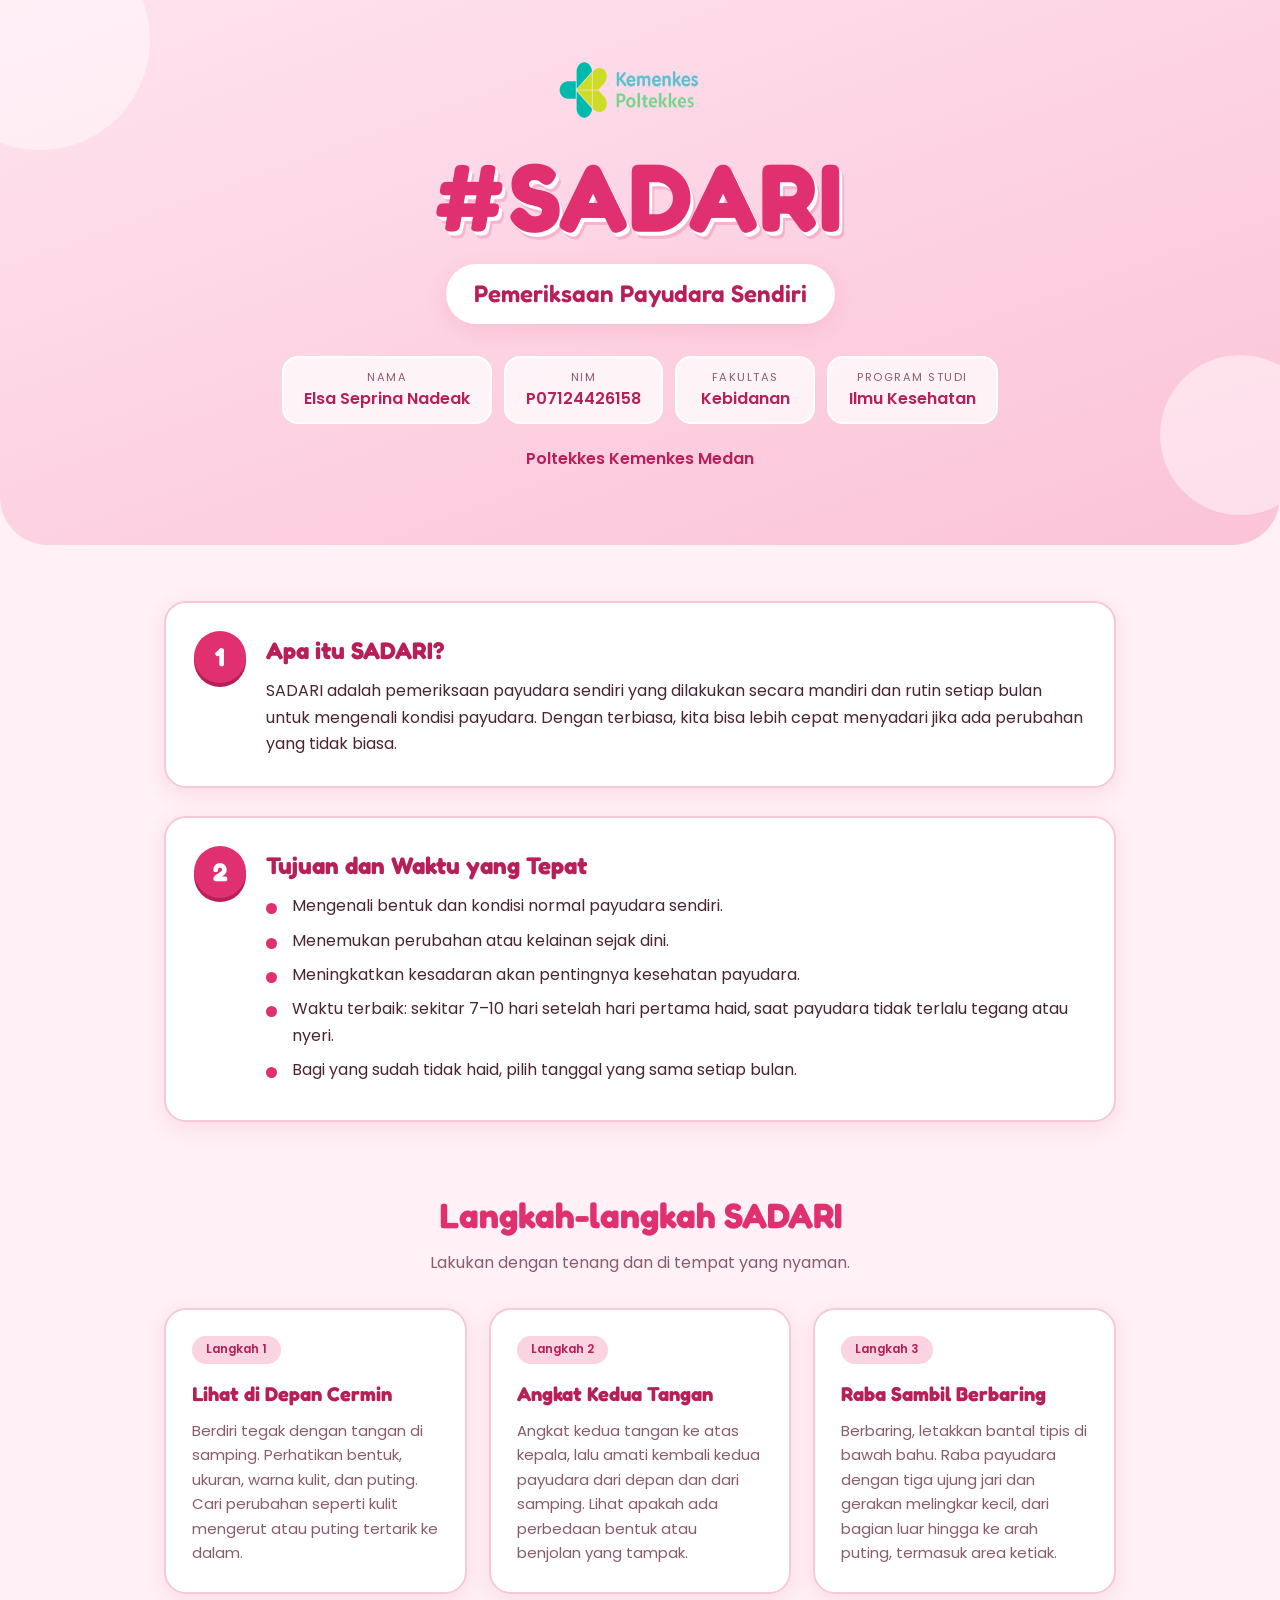
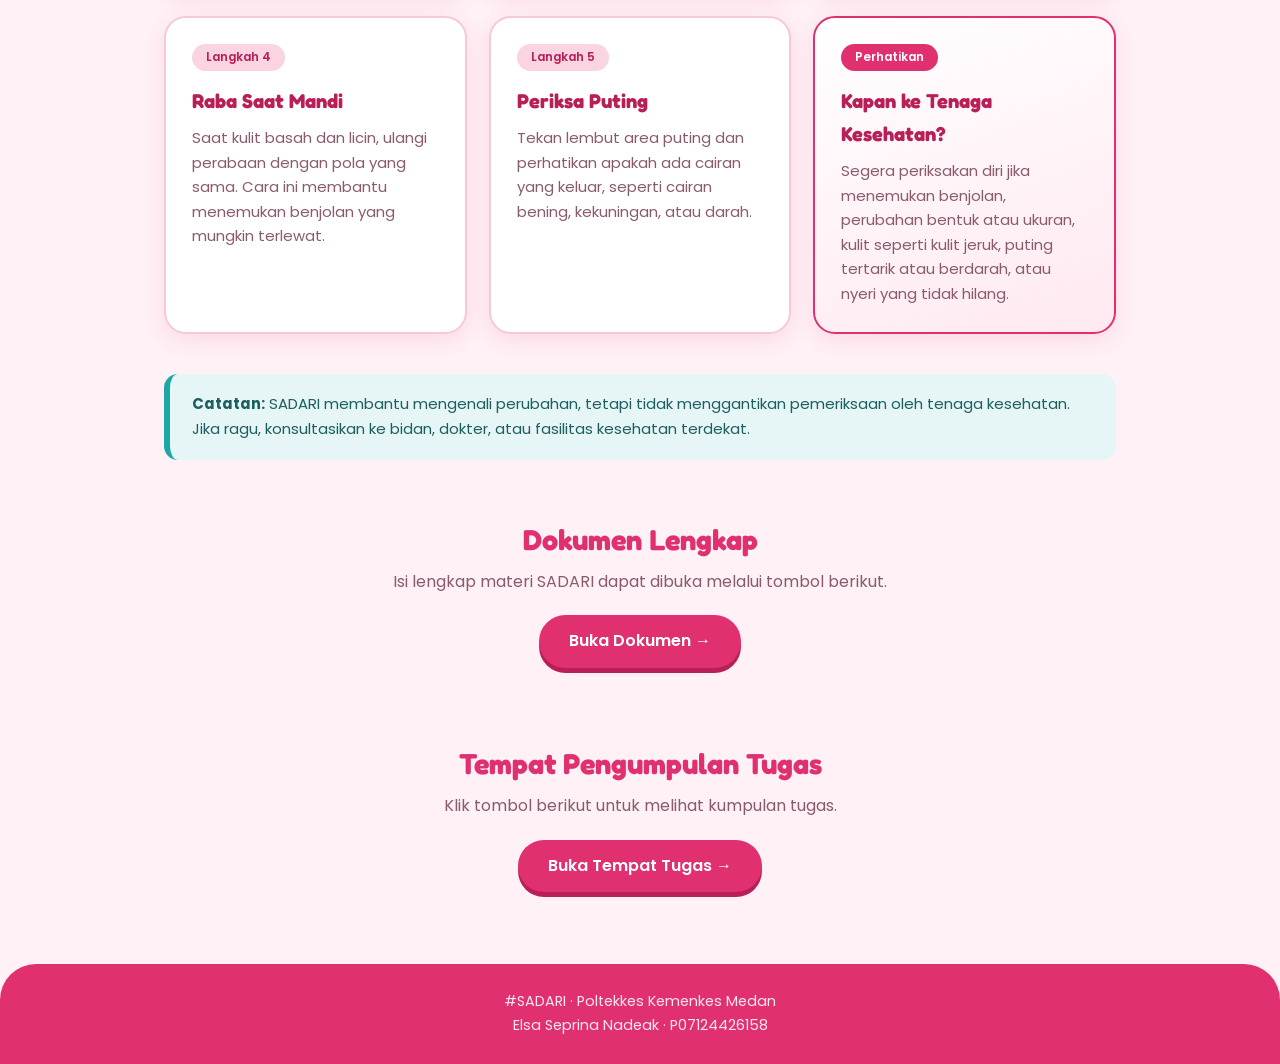
<file: index.html>
<!DOCTYPE html>
<html lang="id">
  <head>
    <meta charset="UTF-8" />
    <meta name="viewport" content="width=device-width, initial-scale=1.0" />
    <title>#SADARI | Pemeriksaan Payudara Sendiri</title>
    <meta
      name="description"
      content="Edukasi SADARI (Pemeriksaan Payudara Sendiri) - Poltekkes Kemenkes Medan"
    />

    <link rel="preconnect" href="https://fonts.googleapis.com" />
    <link rel="preconnect" href="https://fonts.gstatic.com" crossorigin />
    <link
      href="https://fonts.googleapis.com/css2?family=Fredoka:wght@500;600;700&family=Poppins:wght@400;500;600&display=swap"
      rel="stylesheet"
    />
    <link rel="stylesheet" href="style.css" />
  </head>
  <body>
    <!-- HERO -->
    <header class="hero">
      <div class="container">
        <div class="brand">
          <!-- Taruh file logo.png di folder yang sama. Hapus baris img ini jika belum ada logonya -->
          <img
            src="gambarkemenkes.png"
            alt="Logo Kemenkes Poltekkes Medan"
            class="logo"
          />
          <div>
            <!-- <p class="brand-1">Kemenkes</p> -->
            <!-- <p class="brand-2">Poltekkes Medan</p> -->
          </div>
        </div>

        <h1><span class="hash">#</span>SADARI</h1>
        <p class="tagline">Pemeriksaan Payudara Sendiri</p>

        <div class="identity">
          <div>
            <span class="label">Nama</span>
            <span class="value">Elsa Seprina Nadeak</span>
          </div>
          <div>
            <span class="label">NIM</span>
            <span class="value">P07124426158</span>
          </div>
          <div>
            <span class="label">Fakultas</span>
            <span class="value">Kebidanan</span>
          </div>
          <div>
            <span class="label">Program Studi</span>
            <span class="value">Ilmu Kesehatan</span>
          </div>
        </div>
        <p class="campus">Poltekkes Kemenkes Medan</p>
      </div>
    </header>

    <main class="container">
      <!-- 1. APA ITU SADARI -->
      <section class="block">
        <div class="num">1</div>
        <div class="block-body">
          <h2>Apa itu SADARI?</h2>
          <p>
            SADARI adalah pemeriksaan payudara sendiri yang dilakukan secara
            mandiri dan rutin setiap bulan untuk mengenali kondisi payudara.
            Dengan terbiasa, kita bisa lebih cepat menyadari jika ada perubahan
            yang tidak biasa.
          </p>
        </div>
      </section>

      <!-- 2. TUJUAN & WAKTU -->
      <section class="block">
        <div class="num">2</div>
        <div class="block-body">
          <h2>Tujuan dan Waktu yang Tepat</h2>
          <ul class="list">
            <li>Mengenali bentuk dan kondisi normal payudara sendiri.</li>
            <li>Menemukan perubahan atau kelainan sejak dini.</li>
            <li>Meningkatkan kesadaran akan pentingnya kesehatan payudara.</li>
            <li>
              Waktu terbaik: sekitar 7–10 hari setelah hari pertama haid, saat
              payudara tidak terlalu tegang atau nyeri.
            </li>
            <li>
              Bagi yang sudah tidak haid, pilih tanggal yang sama setiap bulan.
            </li>
          </ul>
        </div>
      </section>

      <!-- 3. LANGKAH-LANGKAH -->
      <div class="section-head">
        <h2>Langkah-langkah SADARI</h2>
        <p>Lakukan dengan tenang dan di tempat yang nyaman.</p>
      </div>

      <section class="grid">
        <article class="card">
          <span class="badge">Langkah 1</span>
          <h3>Lihat di Depan Cermin</h3>
          <p class="desc">
            Berdiri tegak dengan tangan di samping. Perhatikan bentuk, ukuran,
            warna kulit, dan puting. Cari perubahan seperti kulit mengerut atau
            puting tertarik ke dalam.
          </p>
        </article>

        <article class="card">
          <span class="badge">Langkah 2</span>
          <h3>Angkat Kedua Tangan</h3>
          <p class="desc">
            Angkat kedua tangan ke atas kepala, lalu amati kembali kedua
            payudara dari depan dan dari samping. Lihat apakah ada perbedaan
            bentuk atau benjolan yang tampak.
          </p>
        </article>

        <article class="card">
          <span class="badge">Langkah 3</span>
          <h3>Raba Sambil Berbaring</h3>
          <p class="desc">
            Berbaring, letakkan bantal tipis di bawah bahu. Raba payudara dengan
            tiga ujung jari dan gerakan melingkar kecil, dari bagian luar hingga
            ke arah puting, termasuk area ketiak.
          </p>
        </article>

        <article class="card">
          <span class="badge">Langkah 4</span>
          <h3>Raba Saat Mandi</h3>
          <p class="desc">
            Saat kulit basah dan licin, ulangi perabaan dengan pola yang sama.
            Cara ini membantu menemukan benjolan yang mungkin terlewat.
          </p>
        </article>

        <article class="card">
          <span class="badge">Langkah 5</span>
          <h3>Periksa Puting</h3>
          <p class="desc">
            Tekan lembut area puting dan perhatikan apakah ada cairan yang
            keluar, seperti cairan bening, kekuningan, atau darah.
          </p>
        </article>

        <article class="card card-alert">
          <span class="badge">Perhatikan</span>
          <h3>Kapan ke Tenaga Kesehatan?</h3>
          <p class="desc">
            Segera periksakan diri jika menemukan benjolan, perubahan bentuk
            atau ukuran, kulit seperti kulit jeruk, puting tertarik atau
            berdarah, atau nyeri yang tidak hilang.
          </p>
        </article>
      </section>

      <!-- CATATAN -->
      <section class="note">
        <p>
          <strong>Catatan:</strong> SADARI membantu mengenali perubahan, tetapi
          tidak menggantikan pemeriksaan oleh tenaga kesehatan. Jika ragu,
          konsultasikan ke bidan, dokter, atau fasilitas kesehatan terdekat.
        </p>
      </section>

      <!-- DOKUMEN LENGKAP -->
      <section class="doc">
        <h2>Dokumen Lengkap</h2>
        <p>Isi lengkap materi SADARI dapat dibuka melalui tombol berikut.</p>
        <a class="btn" href="dokumen.html">Buka Dokumen →</a>
      </section>

      <!-- TEMPAT PENGUMPULAN TUGAS -->
      <section class="doc">
        <h2>Tempat Pengumpulan Tugas</h2>
        <p>Klik tombol berikut untuk melihat kumpulan tugas.</p>
        <a class="btn" href="tugas.html">Buka Tempat Tugas →</a>
      </section>
    </main>

    <footer class="footer">
      <div class="container">
        <p>#SADARI · Poltekkes Kemenkes Medan</p>
        <p>Elsa Seprina Nadeak · P07124426158</p>
      </div>
    </footer>
  </body>
</html>
</file>
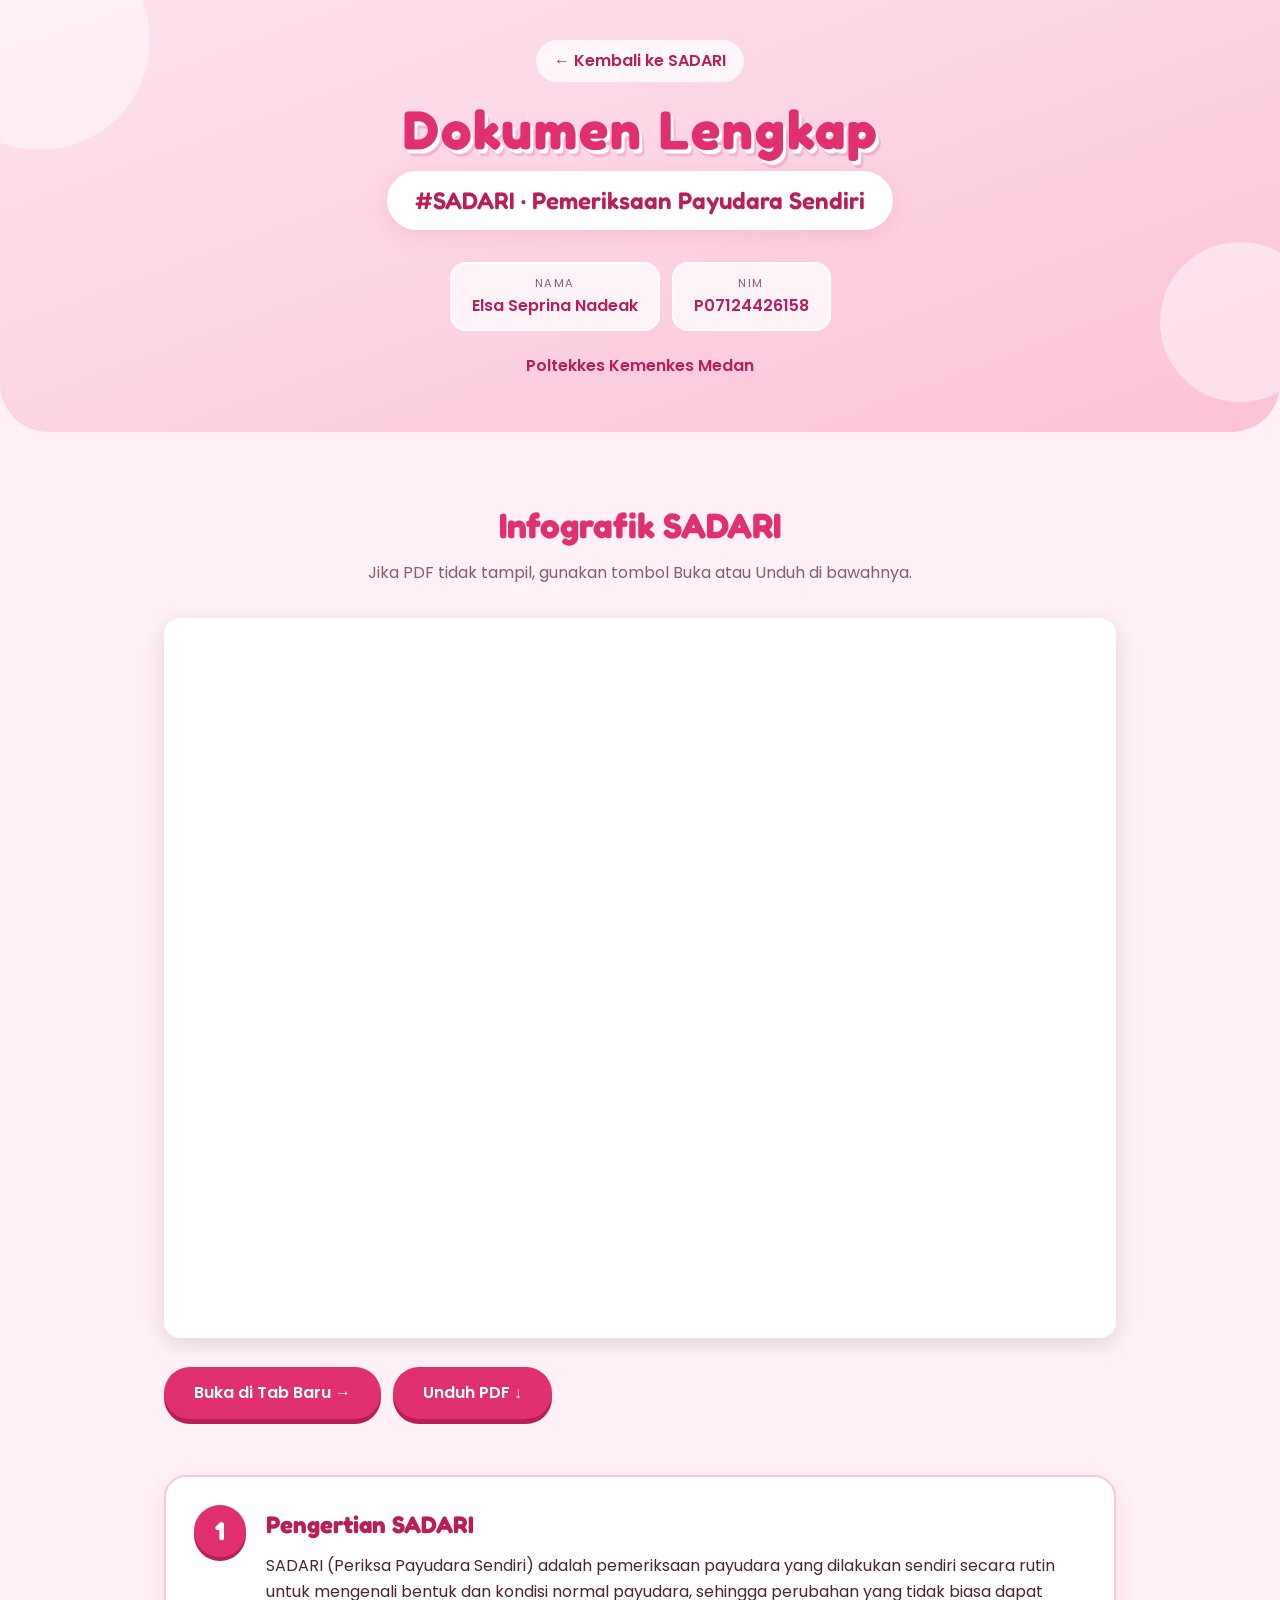
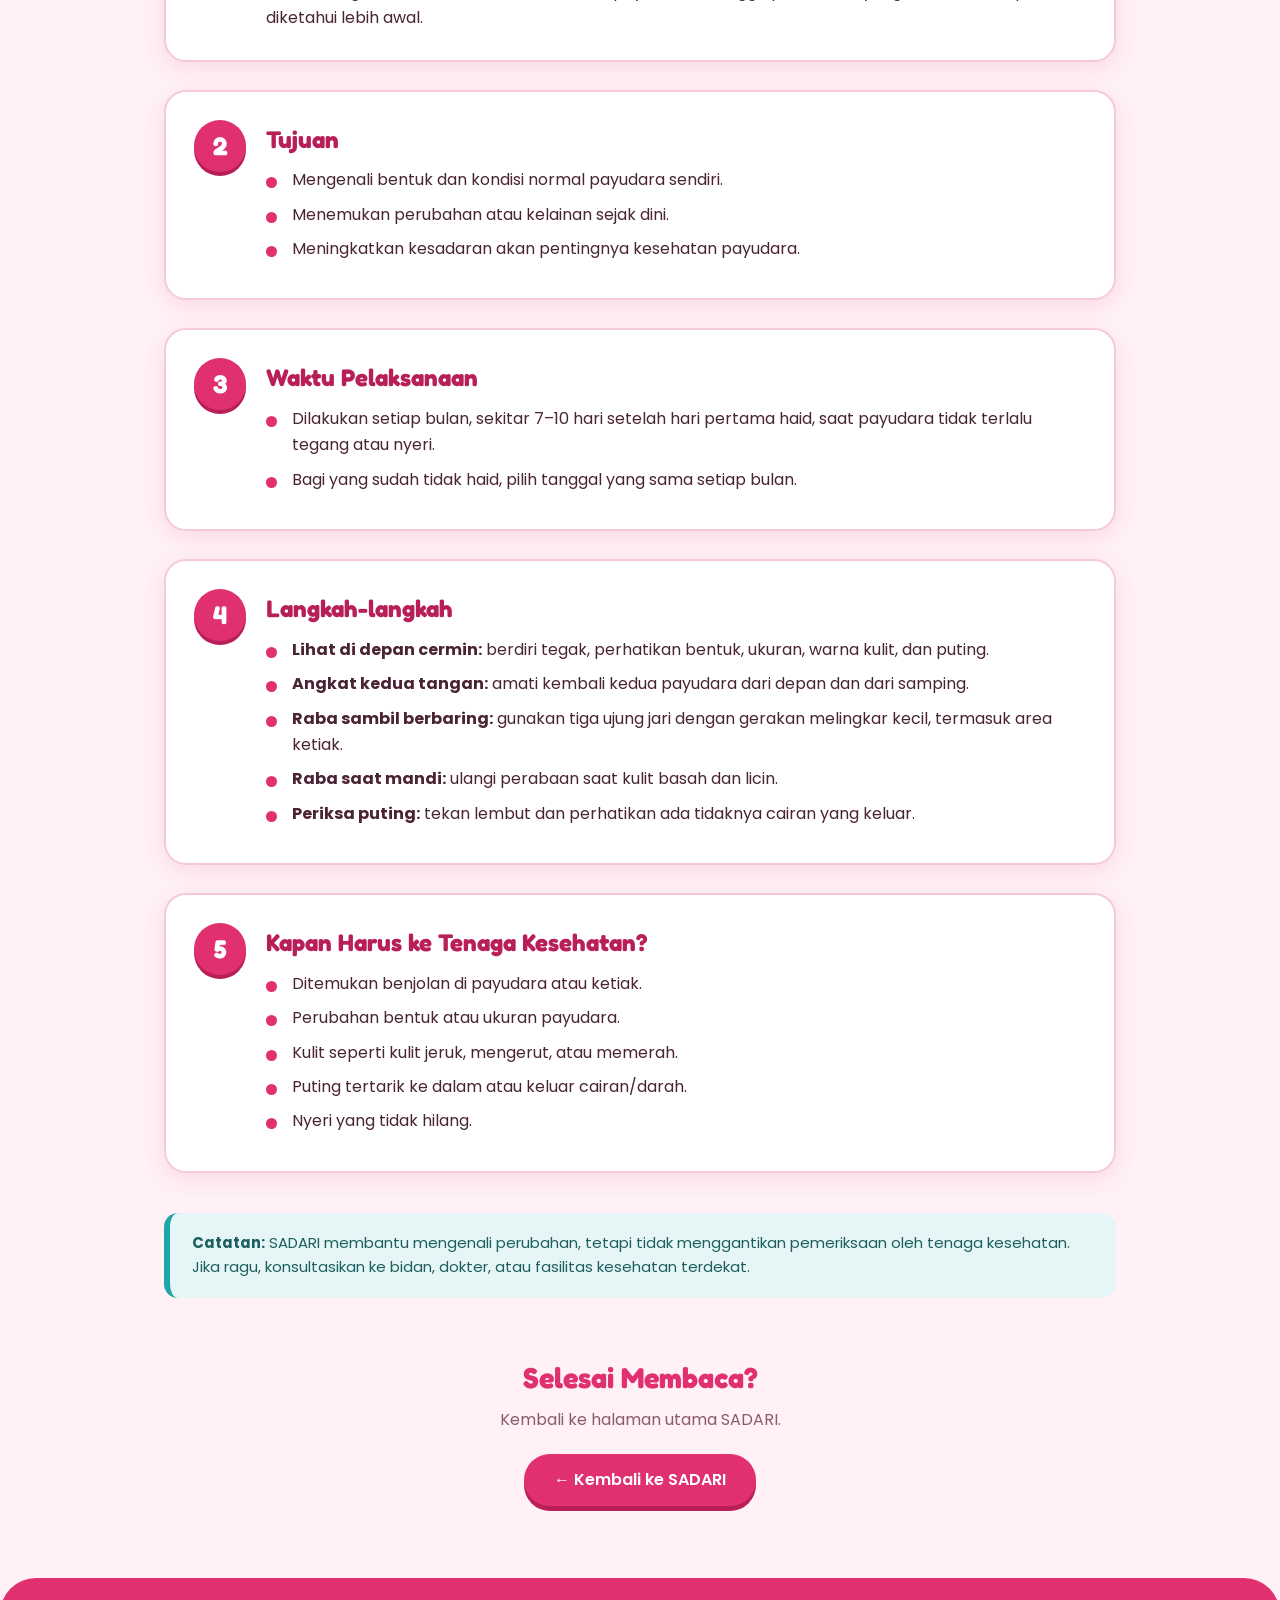
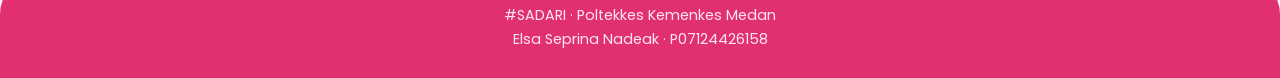
<file: dokumen.html>
<!DOCTYPE html>
<html lang="id">
  <head>
    <meta charset="UTF-8" />
    <meta name="viewport" content="width=device-width, initial-scale=1.0" />
    <title>Dokumen Lengkap SADARI | Elsa Seprina Nadeak</title>
    <meta
      name="description"
      content="Dokumen lengkap materi SADARI (Pemeriksaan Payudara Sendiri) - Poltekkes Kemenkes Medan"
    />

    <link rel="preconnect" href="https://fonts.googleapis.com" />
    <link rel="preconnect" href="https://fonts.gstatic.com" crossorigin />
    <link
      href="https://fonts.googleapis.com/css2?family=Fredoka:wght@500;600;700&family=Poppins:wght@400;500;600&display=swap"
      rel="stylesheet"
    />
    <link rel="stylesheet" href="style.css" />

    <style>
      /* Gaya tambahan khusus halaman dokumen */
      .hero.small {
        padding: 40px 0 52px;
      }
      .hero.small h1 {
        font-size: clamp(2rem, 6vw, 3.4rem);
      }
      .hero.small .tagline {
        margin-top: 14px;
      }

      .back {
        display: inline-block;
        margin-bottom: 20px;
        text-decoration: none;
        font-weight: 600;
        color: var(--pink-dark);
        background: rgba(255, 255, 255, 0.8);
        padding: 8px 18px;
        border-radius: 999px;
      }
      .back:hover {
        background: #fff;
      }

      /* Tambahan: tampilan PDF infografik */
      .pdf-frame {
        width: 100%;
        height: 80vh;
        min-height: 480px;
        border: 0;
        border-radius: 16px;
        background: #fff;
        box-shadow: 0 6px 24px rgba(0, 0, 0, 0.12);
      }
      .pdf-actions {
        display: flex;
        flex-wrap: wrap;
        gap: 12px;
        margin: 20px 0 40px;
      }
    </style>
  </head>
  <body>
    <!-- HEADER -->
    <header class="hero small">
      <div class="container">
        <a class="back" href="index.html">← Kembali ke SADARI</a>

        <h1>Dokumen Lengkap</h1>
        <p class="tagline">#SADARI · Pemeriksaan Payudara Sendiri</p>

        <div class="identity">
          <div>
            <span class="label">Nama</span>
            <span class="value">Elsa Seprina Nadeak</span>
          </div>
          <div>
            <span class="label">NIM</span>
            <span class="value">P07124426158</span>
          </div>
        </div>
        <p class="campus">Poltekkes Kemenkes Medan</p>
      </div>
    </header>

    <main class="container">
      <!-- INFOGRAFIK PDF (BARU) -->
      <div class="section-head">
        <h2>Infografik SADARI</h2>
        <p>
          Jika PDF tidak tampil, gunakan tombol Buka atau Unduh di bawahnya.
        </p>
      </div>

      <iframe
        class="pdf-frame"
        src="infografik-sadari.pdf"
        title="Infografik SADARI"
      ></iframe>

      <div class="pdf-actions">
        <a
          class="btn"
          href="infografik-sadari.pdf"
          target="_blank"
          rel="noopener"
          >Buka di Tab Baru →</a
        >
        <a class="btn" href="infografik-sadari.pdf" download>Unduh PDF ↓</a>
      </div>

      <!-- 1. PENGERTIAN -->
      <section class="block">
        <div class="num">1</div>
        <div class="block-body">
          <h2>Pengertian SADARI</h2>
          <p>
            SADARI (Periksa Payudara Sendiri) adalah pemeriksaan payudara yang
            dilakukan sendiri secara rutin untuk mengenali bentuk dan kondisi
            normal payudara, sehingga perubahan yang tidak biasa dapat diketahui
            lebih awal.
          </p>
        </div>
      </section>

      <!-- 2. TUJUAN -->
      <section class="block">
        <div class="num">2</div>
        <div class="block-body">
          <h2>Tujuan</h2>
          <ul class="list">
            <li>Mengenali bentuk dan kondisi normal payudara sendiri.</li>
            <li>Menemukan perubahan atau kelainan sejak dini.</li>
            <li>Meningkatkan kesadaran akan pentingnya kesehatan payudara.</li>
          </ul>
        </div>
      </section>

      <!-- 3. WAKTU -->
      <section class="block">
        <div class="num">3</div>
        <div class="block-body">
          <h2>Waktu Pelaksanaan</h2>
          <ul class="list">
            <li>
              Dilakukan setiap bulan, sekitar 7–10 hari setelah hari pertama
              haid, saat payudara tidak terlalu tegang atau nyeri.
            </li>
            <li>
              Bagi yang sudah tidak haid, pilih tanggal yang sama setiap bulan.
            </li>
          </ul>
        </div>
      </section>

      <!-- 4. LANGKAH -->
      <section class="block">
        <div class="num">4</div>
        <div class="block-body">
          <h2>Langkah-langkah</h2>
          <ul class="list">
            <li>
              <strong>Lihat di depan cermin:</strong> berdiri tegak, perhatikan
              bentuk, ukuran, warna kulit, dan puting.
            </li>
            <li>
              <strong>Angkat kedua tangan:</strong> amati kembali kedua payudara
              dari depan dan dari samping.
            </li>
            <li>
              <strong>Raba sambil berbaring:</strong> gunakan tiga ujung jari
              dengan gerakan melingkar kecil, termasuk area ketiak.
            </li>
            <li>
              <strong>Raba saat mandi:</strong> ulangi perabaan saat kulit basah
              dan licin.
            </li>
            <li>
              <strong>Periksa puting:</strong> tekan lembut dan perhatikan ada
              tidaknya cairan yang keluar.
            </li>
          </ul>
        </div>
      </section>

      <!-- 5. TANDA BAHAYA -->
      <section class="block">
        <div class="num">5</div>
        <div class="block-body">
          <h2>Kapan Harus ke Tenaga Kesehatan?</h2>
          <ul class="list">
            <li>Ditemukan benjolan di payudara atau ketiak.</li>
            <li>Perubahan bentuk atau ukuran payudara.</li>
            <li>Kulit seperti kulit jeruk, mengerut, atau memerah.</li>
            <li>Puting tertarik ke dalam atau keluar cairan/darah.</li>
            <li>Nyeri yang tidak hilang.</li>
          </ul>
        </div>
      </section>

      <!-- CATATAN -->
      <section class="note">
        <p>
          <strong>Catatan:</strong> SADARI membantu mengenali perubahan, tetapi
          tidak menggantikan pemeriksaan oleh tenaga kesehatan. Jika ragu,
          konsultasikan ke bidan, dokter, atau fasilitas kesehatan terdekat.
        </p>
      </section>

      <!-- KEMBALI -->
      <section class="doc">
        <h2>Selesai Membaca?</h2>
        <p>Kembali ke halaman utama SADARI.</p>
        <a class="btn" href="index.html">← Kembali ke SADARI</a>
      </section>
    </main>

    <footer class="footer">
      <div class="container">
        <p>#SADARI · Poltekkes Kemenkes Medan</p>
        <p>Elsa Seprina Nadeak · P07124426158</p>
      </div>
    </footer>
  </body>
</html>
</file>
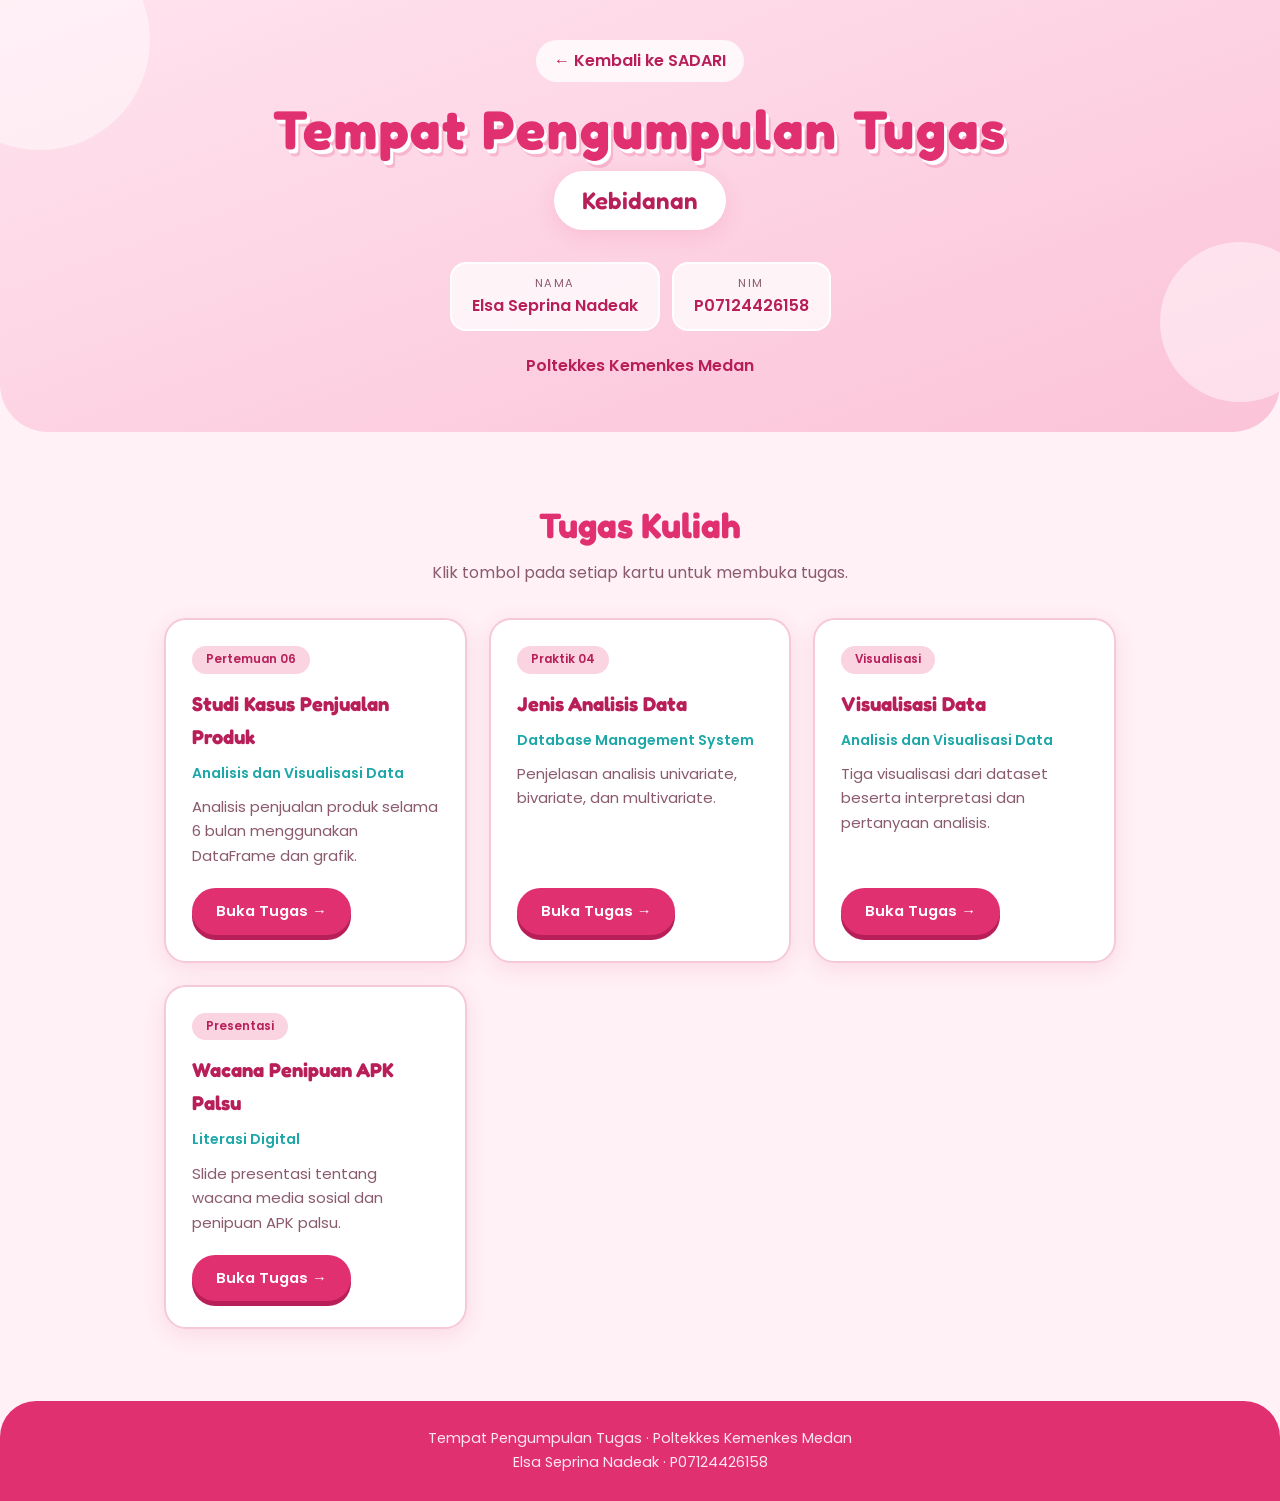
<file: tugas.html>
<!DOCTYPE html>
<html lang="id">
  <head>
    <meta charset="UTF-8" />
    <meta name="viewport" content="width=device-width, initial-scale=1.0" />
    <title>Tempat Pengumpulan Tugas | Elsa Seprina Nadeak</title>
    <meta name="description" content="Kumpulan tugas kuliah Kebidanan" />

    <link rel="preconnect" href="https://fonts.googleapis.com" />
    <link rel="preconnect" href="https://fonts.gstatic.com" crossorigin />
    <link
      href="https://fonts.googleapis.com/css2?family=Fredoka:wght@500;600;700&family=Poppins:wght@400;500;600&display=swap"
      rel="stylesheet"
    />
    <link rel="stylesheet" href="style.css" />

    <style>
      /* Gaya tambahan khusus halaman tugas */
      .hero.small {
        padding: 40px 0 52px;
      }
      .hero.small h1 {
        font-size: clamp(2rem, 6vw, 3.4rem);
      }
      .hero.small .tagline {
        margin-top: 14px;
      }

      .back {
        display: inline-block;
        margin-bottom: 20px;
        text-decoration: none;
        font-weight: 600;
        color: var(--pink-dark);
        background: rgba(255, 255, 255, 0.8);
        padding: 8px 18px;
        border-radius: 999px;
      }
      .back:hover {
        background: #fff;
      }

      .card .course {
        font-size: 0.88rem;
        font-weight: 600;
        color: var(--teal);
        margin-bottom: 10px;
      }
      .card .desc {
        flex-grow: 1;
      }
      .card .btn {
        margin-top: 20px;
        align-self: flex-start;
        padding: 11px 24px;
        font-size: 0.92rem;
      }
    </style>
  </head>
  <body>
    <!-- HEADER -->
    <header class="hero small">
      <div class="container">
        <a class="back" href="index.html">← Kembali ke SADARI</a>

        <h1>Tempat Pengumpulan Tugas</h1>
        <p class="tagline">Kebidanan</p>

        <div class="identity">
          <div>
            <span class="label">Nama</span>
            <span class="value">Elsa Seprina Nadeak</span>
          </div>
          <div>
            <span class="label">NIM</span>
            <span class="value">P07124426158</span>
          </div>
        </div>
        <p class="campus">Poltekkes Kemenkes Medan</p>
      </div>
    </header>

    <main class="container">
      <div class="section-head">
        <h2>Tugas Kuliah</h2>
        <p>Klik tombol pada setiap kartu untuk membuka tugas.</p>
      </div>

      <section class="grid">
        <!-- ===== KARTU TUGAS 1 ===== -->
        <article class="card">
          <span class="badge">Pertemuan 06</span>
          <h3>Studi Kasus Penjualan Produk</h3>
          <p class="course">Analisis dan Visualisasi Data</p>
          <p class="desc">
            Analisis penjualan produk selama 6 bulan menggunakan DataFrame dan
            grafik.
          </p>
          <a class="btn" href="LINK-TUGAS-1" target="_blank" rel="noopener"
            >Buka Tugas →</a
          >
        </article>

        <!-- ===== KARTU TUGAS 2 ===== -->
        <article class="card">
          <span class="badge">Praktik 04</span>
          <h3>Jenis Analisis Data</h3>
          <p class="course">Database Management System</p>
          <p class="desc">
            Penjelasan analisis univariate, bivariate, dan multivariate.
          </p>
          <a class="btn" href="LINK-TUGAS-2" target="_blank" rel="noopener"
            >Buka Tugas →</a
          >
        </article>

        <!-- ===== KARTU TUGAS 3 ===== -->
        <article class="card">
          <span class="badge">Visualisasi</span>
          <h3>Visualisasi Data</h3>
          <p class="course">Analisis dan Visualisasi Data</p>
          <p class="desc">
            Tiga visualisasi dari dataset beserta interpretasi dan pertanyaan
            analisis.
          </p>
          <a class="btn" href="LINK-TUGAS-3" target="_blank" rel="noopener"
            >Buka Tugas →</a
          >
        </article>

        <!-- ===== KARTU TUGAS 4 ===== -->
        <article class="card">
          <span class="badge">Presentasi</span>
          <h3>Wacana Penipuan APK Palsu</h3>
          <p class="course">Literasi Digital</p>
          <p class="desc">
            Slide presentasi tentang wacana media sosial dan penipuan APK palsu.
          </p>
          <a class="btn" href="LINK-TUGAS-4" target="_blank" rel="noopener"
            >Buka Tugas →</a
          >
        </article>

        <!-- ===== TEMPLATE TUGAS BARU =====
           Salin satu blok <article> di atas, tempel di bawah kartu terakhir,
           lalu ganti judul, mata kuliah, deskripsi, dan link-nya. -->
      </section>

      <div style="height: 72px"></div>
    </main>

    <footer class="footer">
      <div class="container">
        <p>Tempat Pengumpulan Tugas · Poltekkes Kemenkes Medan</p>
        <p>Elsa Seprina Nadeak · P07124426158</p>
      </div>
    </footer>
  </body>
</html>
</file>
<file: style.css>
/* ===== RESET & VARIABEL ===== */
* {
  margin: 0;
  padding: 0;
  box-sizing: border-box;
}

:root {
  --pink: #e0306f;
  --pink-dark: #b81f58;
  --pink-soft: #fbd4e2;
  --pink-bg: #fff1f6;
  --teal: #1ea7a8;
  --lime: #c6d63c;
  --card: #ffffff;
  --text: #4a2434;
  --muted: #8a5a6e;
  --line: #f6c9da;
  --radius: 22px;
  --shadow: 0 6px 22px rgba(224, 48, 111, 0.12);
  --shadow-hover: 0 14px 34px rgba(224, 48, 111, 0.24);
}

html {
  scroll-behavior: smooth;
}

body {
  font-family: "Poppins", sans-serif;
  background: var(--pink-bg);
  color: var(--text);
  line-height: 1.65;
  -webkit-font-smoothing: antialiased;
}

.container {
  width: 100%;
  max-width: 1000px;
  margin: 0 auto;
  padding: 0 24px;
}

/* ===== HERO ===== */
.hero {
  background: linear-gradient(160deg, #ffe3ee 0%, #fbc3d8 100%);
  padding: 56px 0 72px;
  text-align: center;
  position: relative;
  overflow: hidden;
  border-bottom-left-radius: 48px;
  border-bottom-right-radius: 48px;
}

.hero::before,
.hero::after {
  content: "";
  position: absolute;
  border-radius: 50%;
  background: rgba(255, 255, 255, 0.45);
}

.hero::before {
  width: 220px;
  height: 220px;
  left: -70px;
  top: -70px;
}

.hero::after {
  width: 160px;
  height: 160px;
  right: -40px;
  bottom: 30px;
}

.hero .container {
  position: relative;
  z-index: 1;
}

.brand {
  display: inline-flex;
  align-items: center;
  gap: 14px;
  margin-bottom: 28px;
  text-align: left;
}

.logo {
  height: 64px;
  width: auto;
}

.brand-1 {
  font-family: "Fredoka", sans-serif;
  font-weight: 700;
  font-size: 1.5rem;
  color: var(--teal);
  line-height: 1.1;
}

.brand-2 {
  font-family: "Fredoka", sans-serif;
  font-weight: 600;
  font-size: 1.2rem;
  color: #6aa84f;
  line-height: 1.1;
}

.hero h1 {
  font-family: "Fredoka", sans-serif;
  font-weight: 700;
  font-size: clamp(3.2rem, 11vw, 6rem);
  line-height: 1;
  color: var(--pink);
  text-shadow: 3px 4px 0 #ffffff, 5px 7px 0 rgba(224, 48, 111, 0.2);
  letter-spacing: 2px;
}

.hash {
  margin-right: 4px;
}

.tagline {
  display: inline-block;
  margin-top: 20px;
  background: #fff;
  color: var(--pink-dark);
  font-family: "Fredoka", sans-serif;
  font-weight: 600;
  font-size: clamp(1.1rem, 3vw, 1.5rem);
  padding: 10px 28px;
  border-radius: 999px;
  box-shadow: var(--shadow);
}

.identity {
  display: flex;
  flex-wrap: wrap;
  justify-content: center;
  gap: 12px;
  margin-top: 32px;
}

.identity > div {
  background: rgba(255, 255, 255, 0.75);
  border: 2px solid #fff;
  border-radius: 16px;
  padding: 10px 20px;
  min-width: 140px;
}

.identity .label {
  display: block;
  font-size: 0.7rem;
  text-transform: uppercase;
  letter-spacing: 1.5px;
  color: var(--muted);
}

.identity .value {
  font-weight: 600;
  color: var(--pink-dark);
}

.campus {
  margin-top: 22px;
  font-weight: 600;
  color: var(--pink-dark);
}

/* ===== BLOK BERNOMOR ===== */
.block {
  display: flex;
  gap: 20px;
  align-items: flex-start;
  background: var(--card);
  border: 2px solid var(--line);
  border-radius: var(--radius);
  padding: 28px;
  margin-top: 28px;
  box-shadow: var(--shadow);
}

.block:first-of-type {
  margin-top: 56px;
}

.num {
  flex-shrink: 0;
  width: 52px;
  height: 52px;
  border-radius: 50%;
  background: var(--pink);
  color: #fff;
  font-family: "Fredoka", sans-serif;
  font-weight: 700;
  font-size: 1.6rem;
  display: flex;
  align-items: center;
  justify-content: center;
  box-shadow: 0 4px 0 var(--pink-dark);
}

.block h2 {
  font-family: "Fredoka", sans-serif;
  font-size: 1.5rem;
  color: var(--pink-dark);
  margin-bottom: 8px;
}

.list {
  list-style: none;
}

.list li {
  position: relative;
  padding-left: 26px;
  margin-bottom: 8px;
}

.list li::before {
  content: "";
  position: absolute;
  left: 0;
  top: 10px;
  width: 11px;
  height: 11px;
  border-radius: 50%;
  background: var(--pink);
}

/* ===== JUDUL SECTION ===== */
.section-head {
  text-align: center;
  margin: 64px 0 32px;
}

.section-head h2 {
  font-family: "Fredoka", sans-serif;
  font-size: clamp(1.7rem, 4vw, 2.2rem);
  color: var(--pink);
}

.section-head p {
  color: var(--muted);
  margin-top: 6px;
}

/* ===== GRID KARTU ===== */
.grid {
  display: grid;
  grid-template-columns: repeat(auto-fill, minmax(280px, 1fr));
  gap: 22px;
}

.card {
  background: var(--card);
  border: 2px solid var(--line);
  border-radius: var(--radius);
  padding: 26px;
  box-shadow: var(--shadow);
  display: flex;
  flex-direction: column;
  transition: transform 0.25s ease, box-shadow 0.25s ease,
    border-color 0.25s ease;
}

.card:hover {
  transform: translateY(-6px);
  box-shadow: var(--shadow-hover);
  border-color: var(--pink);
}

.badge {
  align-self: flex-start;
  background: var(--pink-soft);
  color: var(--pink-dark);
  font-size: 0.74rem;
  font-weight: 600;
  padding: 4px 14px;
  border-radius: 999px;
  margin-bottom: 14px;
}

.card h3 {
  font-family: "Fredoka", sans-serif;
  font-size: 1.25rem;
  color: var(--pink-dark);
  margin-bottom: 8px;
}

.desc {
  color: var(--muted);
  font-size: 0.93rem;
}

.card-alert {
  background: linear-gradient(160deg, #fff 0%, #ffe9f1 100%);
  border-color: var(--pink);
}

.card-alert .badge {
  background: var(--pink);
  color: #fff;
}

/* ===== CATATAN ===== */
.note {
  margin-top: 40px;
  background: #e6f6f6;
  border-left: 6px solid var(--teal);
  border-radius: 14px;
  padding: 18px 22px;
  color: #1d5e5f;
  font-size: 0.93rem;
}

/* ===== DOKUMEN ===== */
.doc {
  text-align: center;
  margin: 56px 0 72px;
}

.doc h2 {
  font-family: "Fredoka", sans-serif;
  color: var(--pink);
  font-size: 1.8rem;
}

.doc p {
  color: var(--muted);
  margin: 6px 0 20px;
}

/* ===== TOMBOL ===== */
.btn {
  display: inline-block;
  text-decoration: none;
  background: var(--pink);
  color: #fff;
  font-weight: 600;
  padding: 13px 30px;
  border-radius: 999px;
  box-shadow: 0 5px 0 var(--pink-dark);
  transition: transform 0.15s ease, box-shadow 0.15s ease, background 0.25s ease;
}

.btn:hover {
  background: var(--pink-dark);
  transform: translateY(2px);
  box-shadow: 0 3px 0 #8f1544;
}

/* ===== FOOTER ===== */
.footer {
  background: var(--pink);
  color: #ffe6ef;
  text-align: center;
  padding: 26px 0;
  font-size: 0.9rem;
  border-top-left-radius: 36px;
  border-top-right-radius: 36px;
}

/* ===== RESPONSIF ===== */
@media (max-width: 600px) {
  .hero {
    padding: 44px 0 56px;
  }
  .block {
    flex-direction: column;
    padding: 22px;
  }
  .identity > div {
    min-width: 100%;
  }
}
</file>
